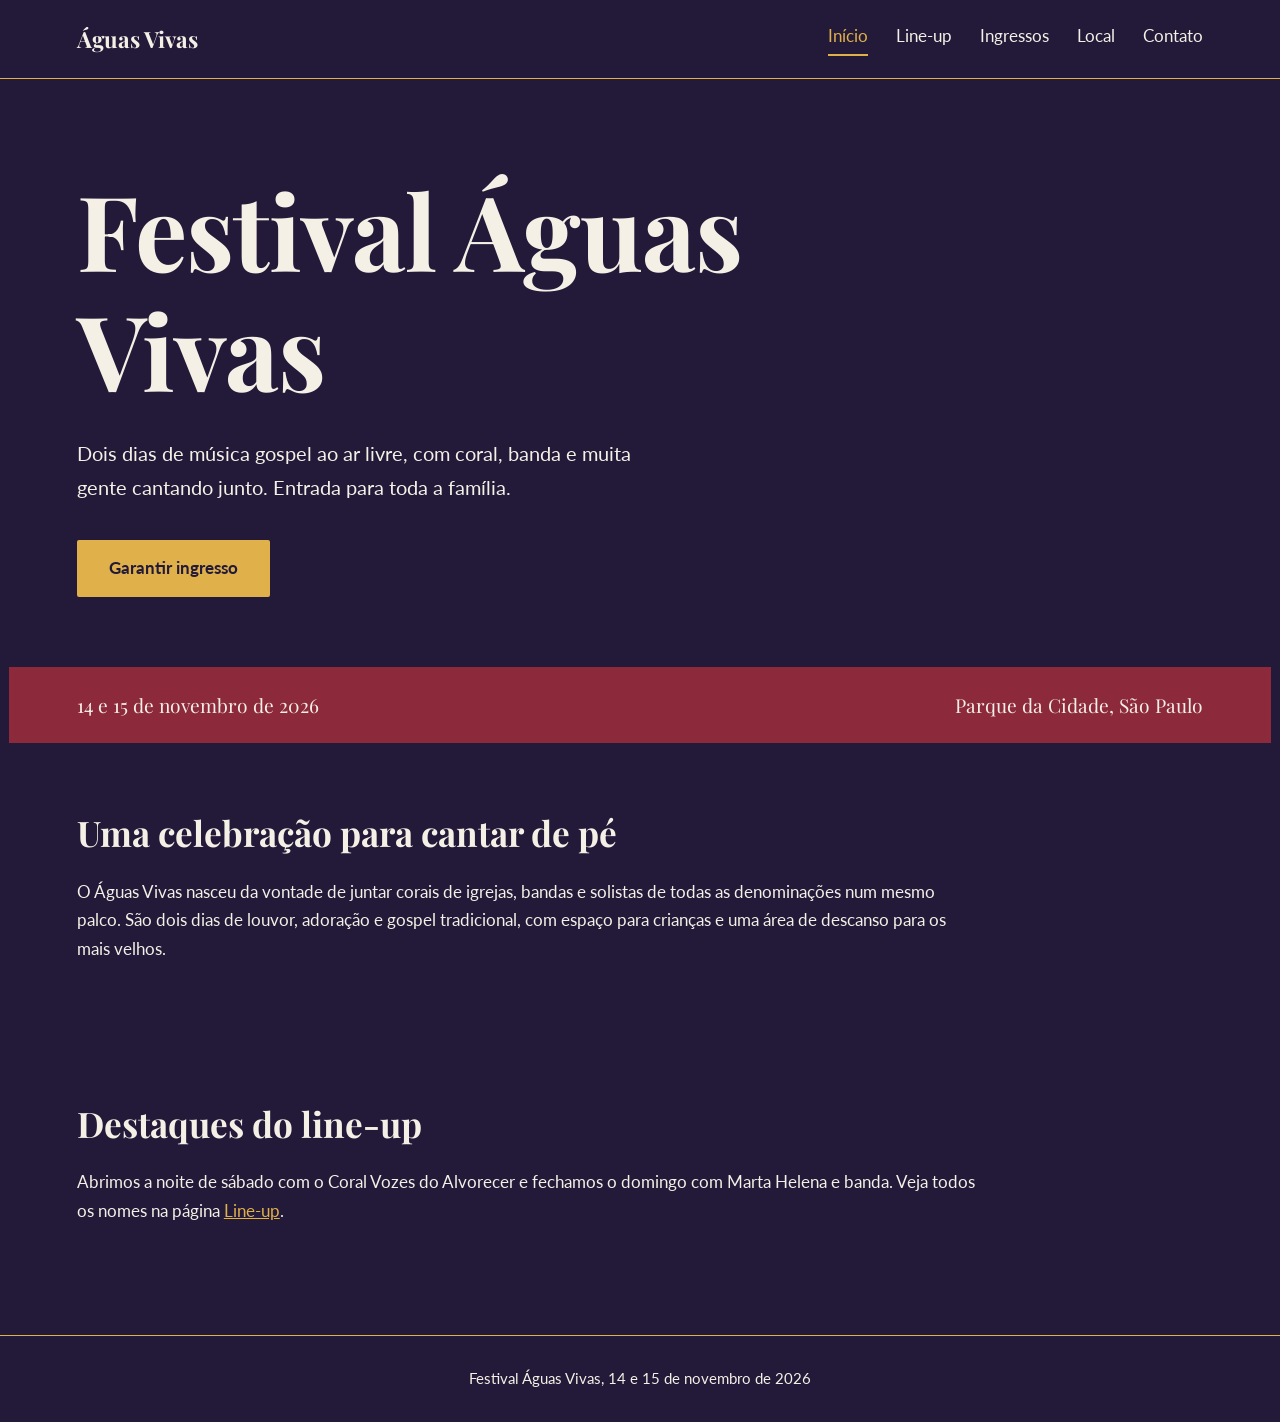
<file: index.html>
<!DOCTYPE html>
<html lang="pt-BR">
<head>
  <meta charset="UTF-8">
  <meta name="viewport" content="width=device-width, initial-scale=1">
  <title>Início | Festival Águas Vivas</title>
  <link rel="preconnect" href="https://fonts.googleapis.com">
  <link rel="preconnect" href="https://fonts.gstatic.com" crossorigin>
  <link href="https://fonts.googleapis.com/css2?family=Lato:wght@400;700&family=Playfair+Display:wght@700&display=swap" rel="stylesheet">
  <link rel="stylesheet" href="style.css">
</head>
<body>
  <header>
    <a class="logo" href="index.html">Águas Vivas</a>
    <nav>
      <a href="index.html" class="ativo">Início</a>
      <a href="lineup.html">Line-up</a>
      <a href="ingressos.html">Ingressos</a>
      <a href="local.html">Local</a>
      <a href="contato.html">Contato</a>
    </nav>
  </header>

  <main>
    <div class="hero">
      <h1>Festival Águas Vivas</h1>
      <p>Dois dias de música gospel ao ar livre, com coral, banda e muita gente cantando junto. Entrada para toda a família.</p>
      <a class="botao" href="ingressos.html">Garantir ingresso</a>
    </div>

    <div class="faixa">
      <span>14 e 15 de novembro de 2026</span>
      <span>Parque da Cidade, São Paulo</span>
    </div>

    <section>
      <h2>Uma celebração para cantar de pé</h2>
      <p>O Águas Vivas nasceu da vontade de juntar corais de igrejas, bandas e solistas de todas as denominações num mesmo palco. São dois dias de louvor, adoração e gospel tradicional, com espaço para crianças e uma área de descanso para os mais velhos.</p>
    </section>

    <section>
      <h2>Destaques do line-up</h2>
      <p>Abrimos a noite de sábado com o Coral Vozes do Alvorecer e fechamos o domingo com Marta Helena e banda. Veja todos os nomes na página <a href="lineup.html">Line-up</a>.</p>
    </section>
  </main>

  <footer>Festival Águas Vivas, 14 e 15 de novembro de 2026</footer>
</body>
</html>
</file>
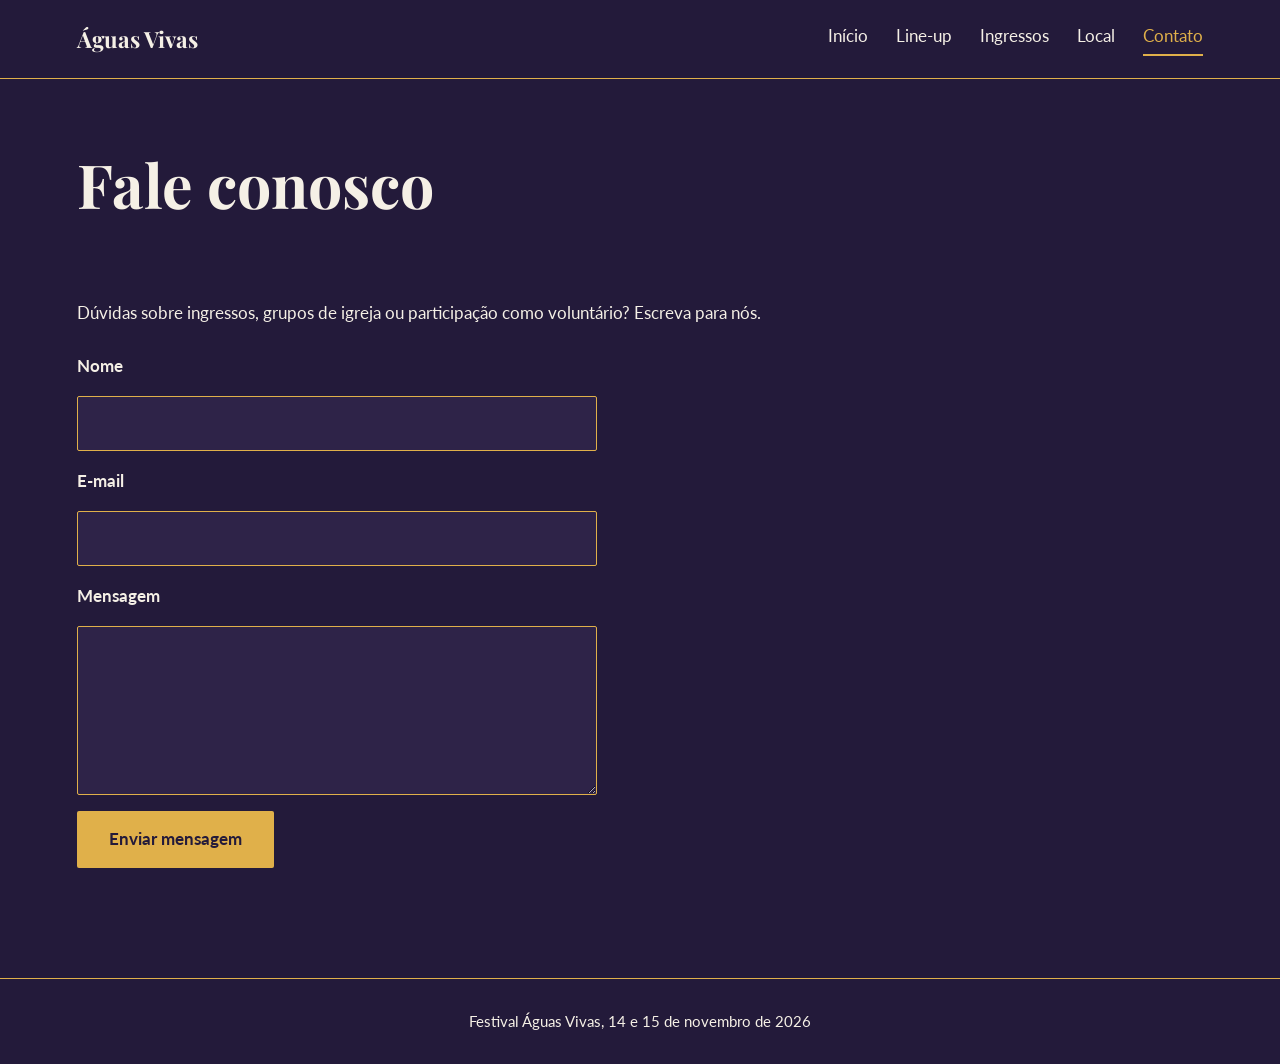
<file: contato.html>
<!DOCTYPE html>
<html lang="pt-BR">
<head>
  <meta charset="UTF-8">
  <meta name="viewport" content="width=device-width, initial-scale=1">
  <title>Contato | Festival Águas Vivas</title>
  <link rel="preconnect" href="https://fonts.googleapis.com">
  <link rel="preconnect" href="https://fonts.gstatic.com" crossorigin>
  <link href="https://fonts.googleapis.com/css2?family=Lato:wght@400;700&family=Playfair+Display:wght@700&display=swap" rel="stylesheet">
  <link rel="stylesheet" href="style.css">
</head>
<body>
  <header>
    <a class="logo" href="index.html">Águas Vivas</a>
    <nav>
      <a href="index.html">Início</a>
      <a href="lineup.html">Line-up</a>
      <a href="ingressos.html">Ingressos</a>
      <a href="local.html">Local</a>
      <a href="contato.html" class="ativo">Contato</a>
    </nav>
  </header>

  <main>
    <div class="pagina-titulo"><h1>Fale conosco</h1></div>
<section>
  <p style="margin-bottom:24px">Dúvidas sobre ingressos, grupos de igreja ou participação como voluntário? Escreva para nós.</p>

  <form id="form-contato">
    <label for="nome">Nome</label>
    <input id="nome" type="text">

    <label for="email">E-mail</label>
    <input id="email" type="email">

    <label for="msg">Mensagem</label>
    <textarea id="msg" rows="5"></textarea>

    <button class="botao" type="submit">Enviar mensagem</button>
    <div id="confirmacao" class="confirmacao" role="status" aria-live="polite"></div>
  </form>
</section>
  </main>

  <footer>Festival Águas Vivas, 14 e 15 de novembro de 2026</footer>

  <script>
  const form = document.getElementById("form-contato");
  const aviso = document.getElementById("confirmacao");

  form.addEventListener("submit", function (evento) {
    evento.preventDefault();

    const nome = document.getElementById("nome").value.trim();
    const email = document.getElementById("email").value.trim();
    const msg = document.getElementById("msg").value.trim();

    aviso.classList.add("visivel");

    if (nome === "" || email === "" || msg === "") {
      aviso.classList.add("erro");
      aviso.textContent = "Preencha nome, e-mail e mensagem para enviar.";
      return;
    }

    aviso.classList.remove("erro");
    aviso.textContent = "Obrigado, " + nome + "! Recebemos sua mensagem e vamos responder em até 2 dias úteis.";
    form.reset();
  });
</script>
</body>
</html>
</file>
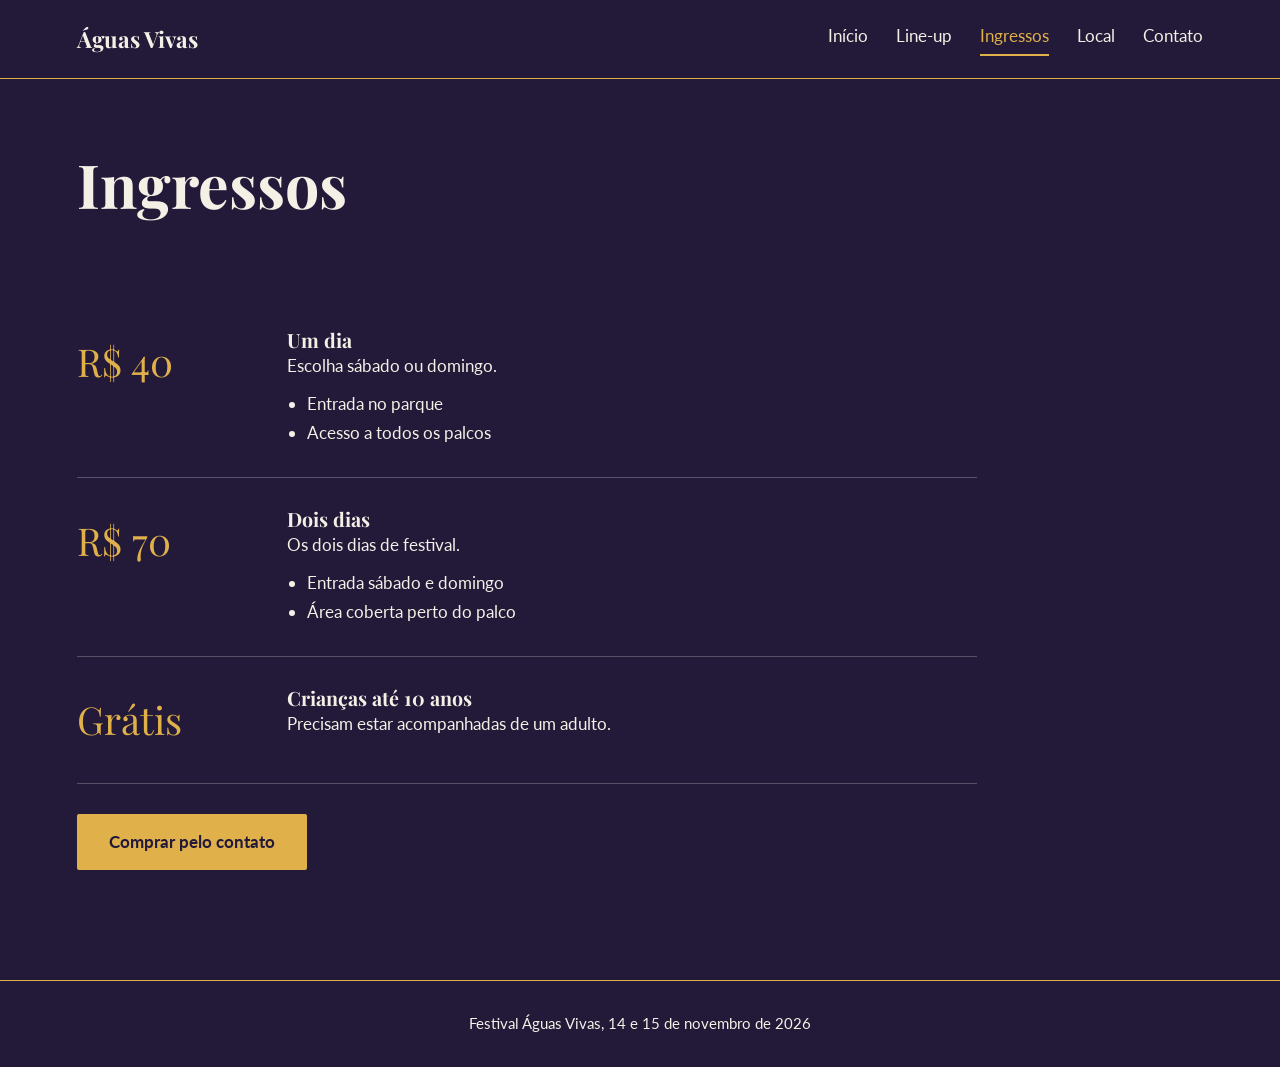
<file: ingressos.html>
<!DOCTYPE html>
<html lang="pt-BR">
<head>
  <meta charset="UTF-8">
  <meta name="viewport" content="width=device-width, initial-scale=1">
  <title>Ingressos | Festival Águas Vivas</title>
  <link rel="preconnect" href="https://fonts.googleapis.com">
  <link rel="preconnect" href="https://fonts.gstatic.com" crossorigin>
  <link href="https://fonts.googleapis.com/css2?family=Lato:wght@400;700&family=Playfair+Display:wght@700&display=swap" rel="stylesheet">
  <link rel="stylesheet" href="style.css">
</head>
<body>
  <header>
    <a class="logo" href="index.html">Águas Vivas</a>
    <nav>
      <a href="index.html">Início</a>
      <a href="lineup.html">Line-up</a>
      <a href="ingressos.html" class="ativo">Ingressos</a>
      <a href="local.html">Local</a>
      <a href="contato.html">Contato</a>
    </nav>
  </header>

  <main>
    <div class="pagina-titulo"><h1>Ingressos</h1></div>

    <section>
      <div class="ingresso">
        <div class="preco">R$ 40</div>
        <div>
          <h3>Um dia</h3>
          <p>Escolha sábado ou domingo.</p>
          <ul>
            <li>Entrada no parque</li>
            <li>Acesso a todos os palcos</li>
          </ul>
        </div>
      </div>

      <div class="ingresso">
        <div class="preco">R$ 70</div>
        <div>
          <h3>Dois dias</h3>
          <p>Os dois dias de festival.</p>
          <ul>
            <li>Entrada sábado e domingo</li>
            <li>Área coberta perto do palco</li>
          </ul>
        </div>
      </div>

      <div class="ingresso">
        <div class="preco">Grátis</div>
        <div>
          <h3>Crianças até 10 anos</h3>
          <p>Precisam estar acompanhadas de um adulto.</p>
        </div>
      </div>

      <p style="margin-top:30px"><a class="botao" href="contato.html">Comprar pelo contato</a></p>
    </section>
  </main>

  <footer>Festival Águas Vivas, 14 e 15 de novembro de 2026</footer>
</body>
</html>
</file>
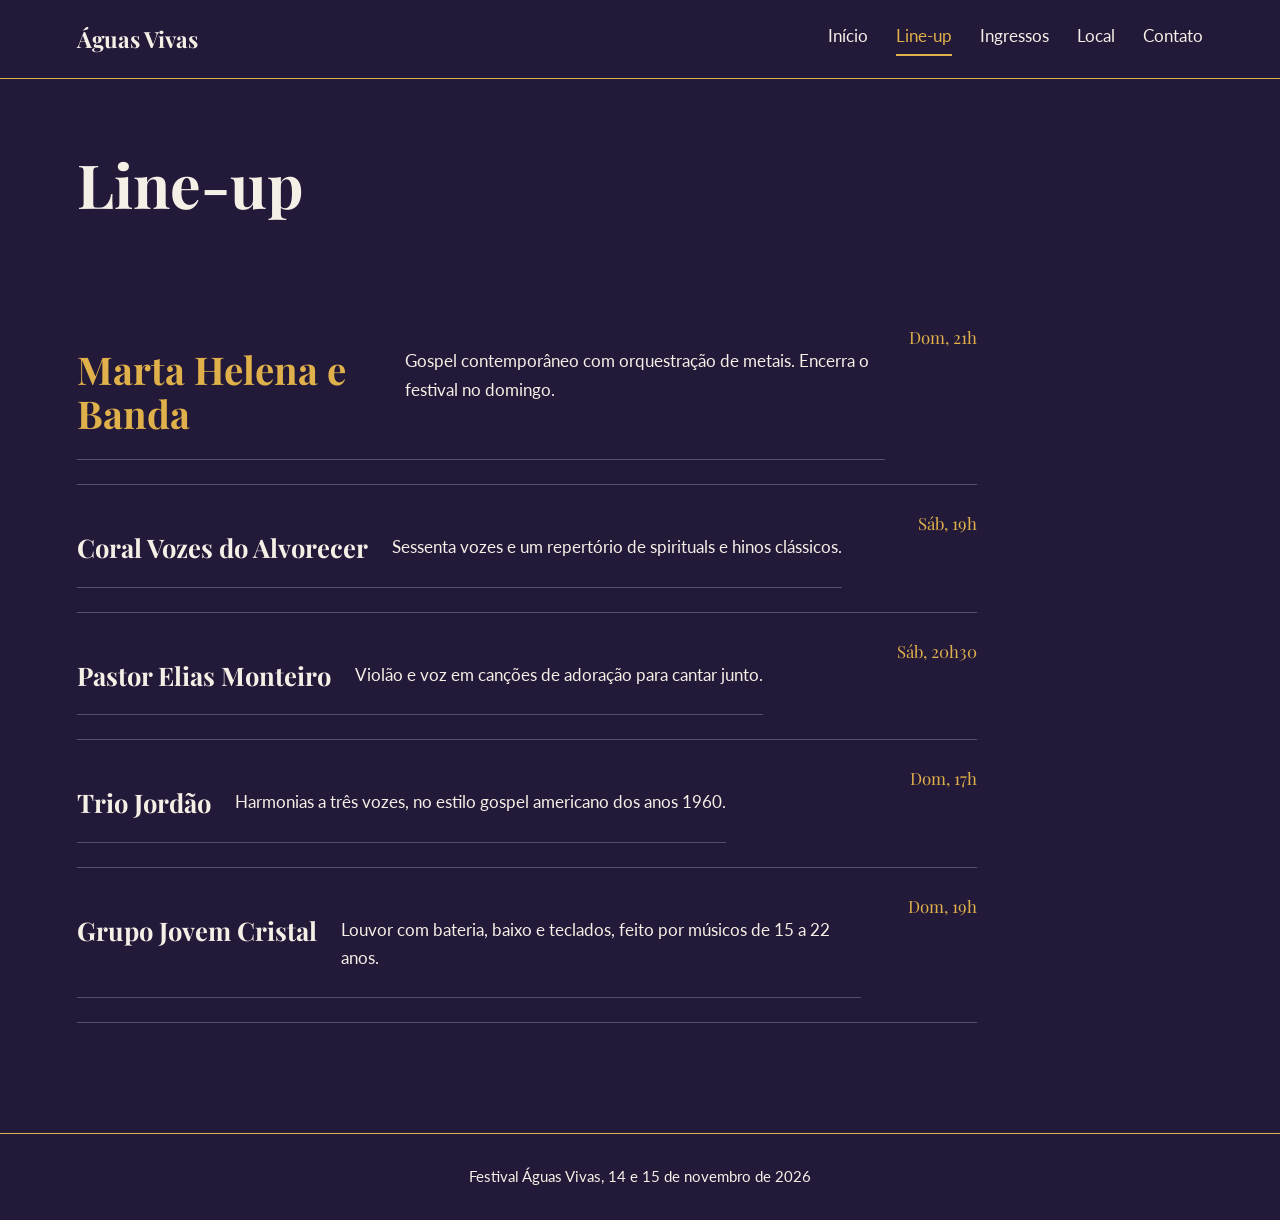
<file: lineup.html>
<!DOCTYPE html>
<html lang="pt-BR">
<head>
  <meta charset="UTF-8">
  <meta name="viewport" content="width=device-width, initial-scale=1">
  <title>Line-up | Festival Águas Vivas</title>
  <link rel="preconnect" href="https://fonts.googleapis.com">
  <link rel="preconnect" href="https://fonts.gstatic.com" crossorigin>
  <link href="https://fonts.googleapis.com/css2?family=Lato:wght@400;700&family=Playfair+Display:wght@700&display=swap" rel="stylesheet">
  <link rel="stylesheet" href="style.css">
</head>
<body>
  <header>
    <a class="logo" href="index.html">Águas Vivas</a>
    <nav>
      <a href="index.html">Início</a>
      <a href="lineup.html" class="ativo">Line-up</a>
      <a href="ingressos.html">Ingressos</a>
      <a href="local.html">Local</a>
      <a href="contato.html">Contato</a>
    </nav>
  </header>

  <main>
    <div class="pagina-titulo"><h1>Line-up</h1></div>

    <section class="lineup">
      <div class="destaque">
        <div>
          <h3>Marta Helena e Banda</h3>
          <p>Gospel contemporâneo com orquestração de metais. Encerra o festival no domingo.</p>
        </div>
        <span>Dom, 21h</span>
      </div>
      <div>
        <div>
          <h3>Coral Vozes do Alvorecer</h3>
          <p>Sessenta vozes e um repertório de spirituals e hinos clássicos.</p>
        </div>
        <span>Sáb, 19h</span>
      </div>
      <div>
        <div>
          <h3>Pastor Elias Monteiro</h3>
          <p>Violão e voz em canções de adoração para cantar junto.</p>
        </div>
        <span>Sáb, 20h30</span>
      </div>
      <div>
        <div>
          <h3>Trio Jordão</h3>
          <p>Harmonias a três vozes, no estilo gospel americano dos anos 1960.</p>
        </div>
        <span>Dom, 17h</span>
      </div>
      <div>
        <div>
          <h3>Grupo Jovem Cristal</h3>
          <p>Louvor com bateria, baixo e teclados, feito por músicos de 15 a 22 anos.</p>
        </div>
        <span>Dom, 19h</span>
      </div>
    </section>
  </main>

  <footer>Festival Águas Vivas, 14 e 15 de novembro de 2026</footer>
</body>
</html>
</file>
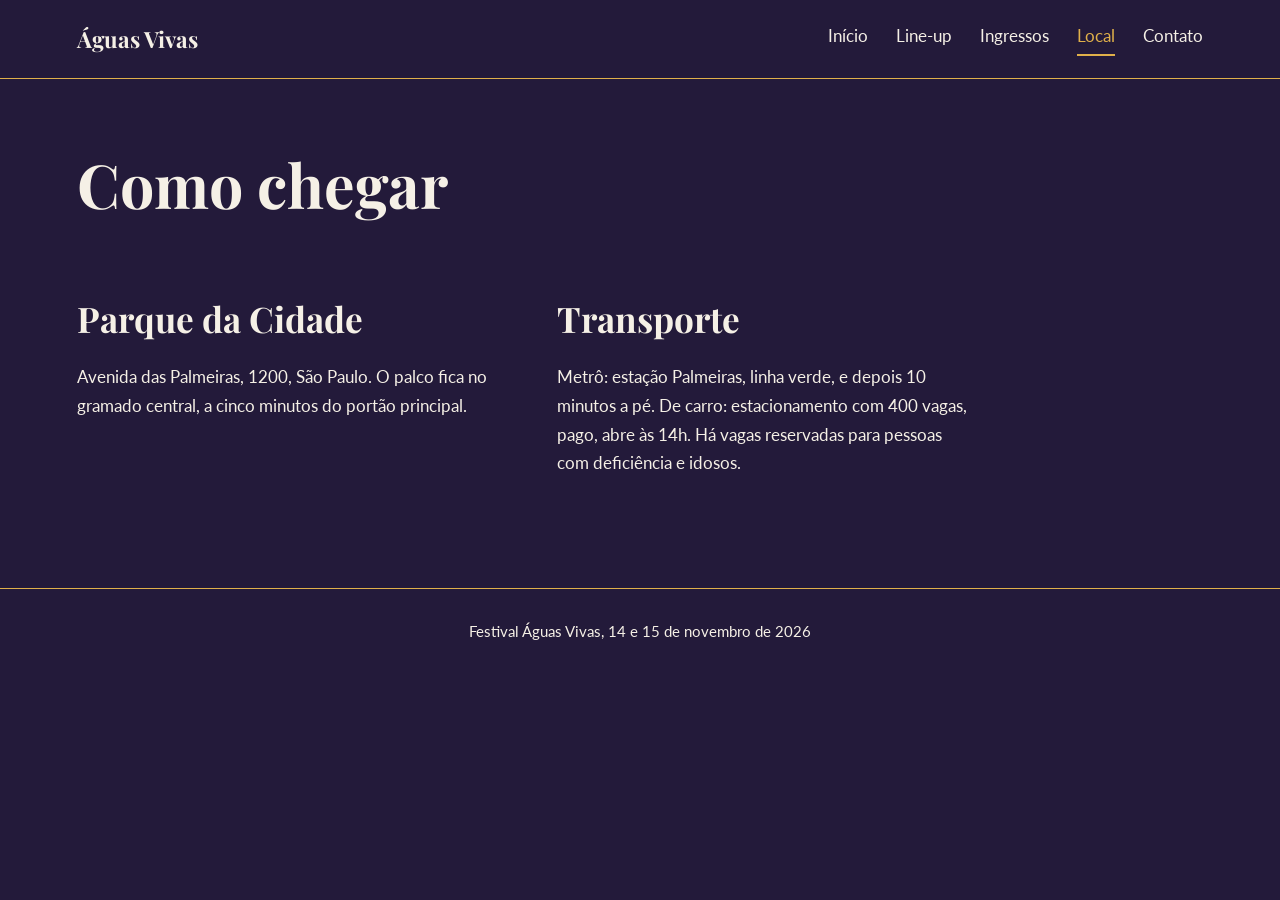
<file: local.html>
<!DOCTYPE html>
<html lang="pt-BR">
<head>
  <meta charset="UTF-8">
  <meta name="viewport" content="width=device-width, initial-scale=1">
  <title>Local | Festival Águas Vivas</title>
  <link rel="preconnect" href="https://fonts.googleapis.com">
  <link rel="preconnect" href="https://fonts.gstatic.com" crossorigin>
  <link href="https://fonts.googleapis.com/css2?family=Lato:wght@400;700&family=Playfair+Display:wght@700&display=swap" rel="stylesheet">
  <link rel="stylesheet" href="style.css">
</head>
<body>
  <header>
    <a class="logo" href="index.html">Águas Vivas</a>
    <nav>
      <a href="index.html">Início</a>
      <a href="lineup.html">Line-up</a>
      <a href="ingressos.html">Ingressos</a>
      <a href="local.html" class="ativo">Local</a>
      <a href="contato.html">Contato</a>
    </nav>
  </header>

  <main>
    <div class="pagina-titulo"><h1>Como chegar</h1></div>

    <section class="dois">
      <div>
        <h2>Parque da Cidade</h2>
        <p>Avenida das Palmeiras, 1200, São Paulo. O palco fica no gramado central, a cinco minutos do portão principal.</p>
      </div>
      <div>
        <h2>Transporte</h2>
        <p>Metrô: estação Palmeiras, linha verde, e depois 10 minutos a pé. De carro: estacionamento com 400 vagas, pago, abre às 14h. Há vagas reservadas para pessoas com deficiência e idosos.</p>
      </div>
    </section>
  </main>

  <footer>Festival Águas Vivas, 14 e 15 de novembro de 2026</footer>
</body>
</html>
</file>
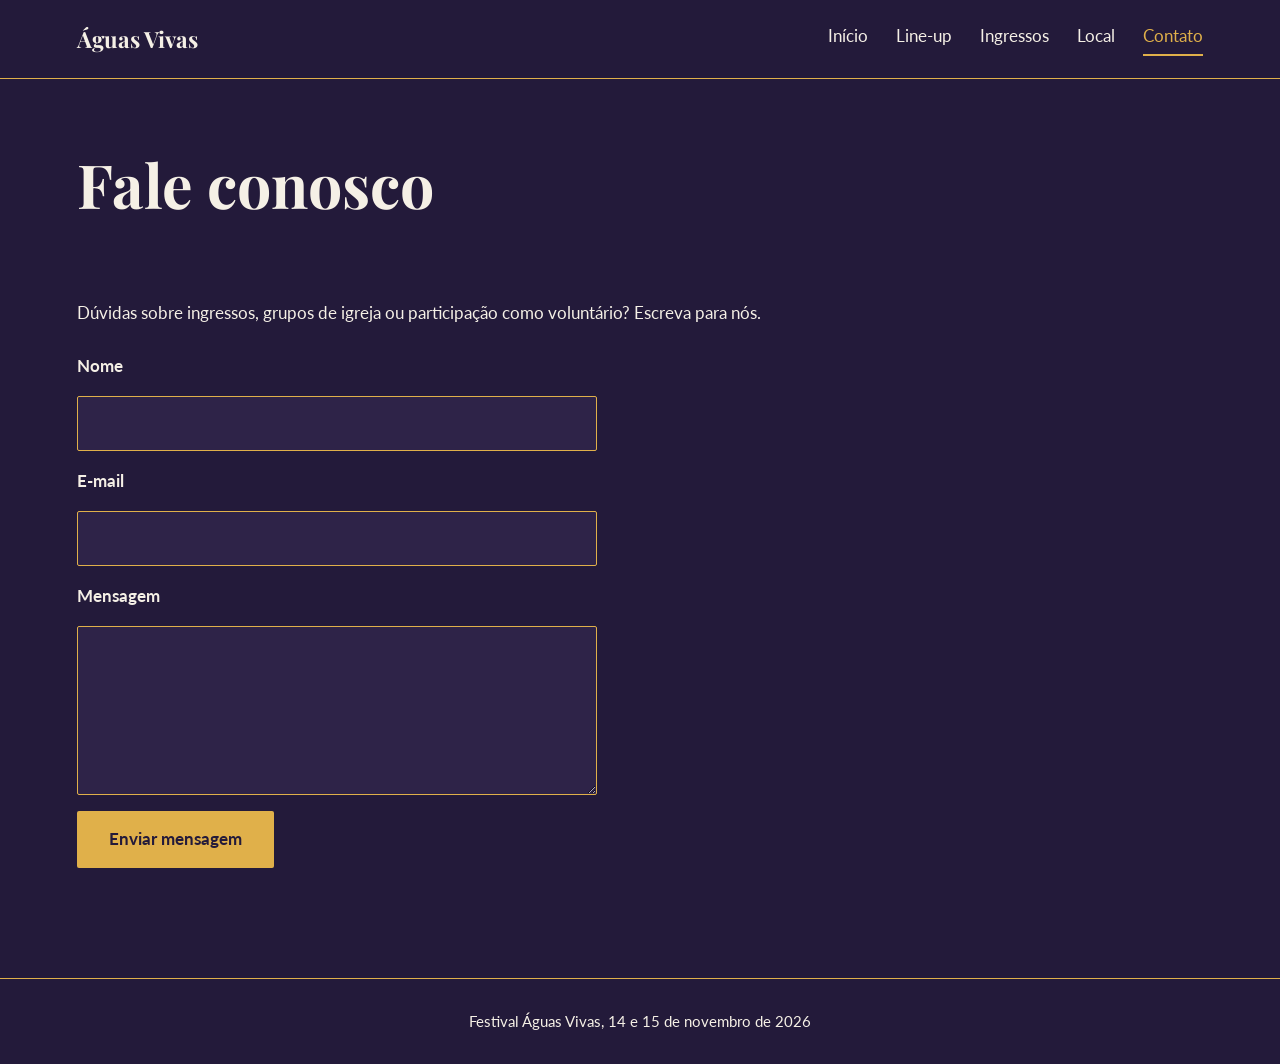
<file: 4bimestre - Copia/contato.html>
<!DOCTYPE html>
<html lang="pt-BR">
<head>
  <meta charset="UTF-8">
  <meta name="viewport" content="width=device-width, initial-scale=1">
  <title>Contato | Festival Águas Vivas</title>
  <link rel="preconnect" href="https://fonts.googleapis.com">
  <link rel="preconnect" href="https://fonts.gstatic.com" crossorigin>
  <link href="https://fonts.googleapis.com/css2?family=Lato:wght@400;700&family=Playfair+Display:wght@700&display=swap" rel="stylesheet">
  <link rel="stylesheet" href="style.css">
</head>
<body>
  <header>
    <a class="logo" href="index.html">Águas Vivas</a>
    <nav>
      <a href="index.html">Início</a>
      <a href="lineup.html">Line-up</a>
      <a href="ingressos.html">Ingressos</a>
      <a href="local.html">Local</a>
      <a href="contato.html" class="ativo">Contato</a>
    </nav>
  </header>

  <main>
    <div class="pagina-titulo"><h1>Fale conosco</h1></div>

    <section>
  <p style="margin-bottom:24px">Dúvidas sobre ingressos, grupos de igreja ou participação como voluntário? Escreva para nós.</p>

  <form id="form-contato">
    <label for="nome">Nome</label>
    <input id="nome" type="text">

    <label for="email">E-mail</label>
    <input id="email" type="email">

    <label for="msg">Mensagem</label>
    <textarea id="msg" rows="5"></textarea>

    <button class="botao" type="submit">Enviar mensagem</button>
    <div id="confirmacao" class="confirmacao" role="status" aria-live="polite"></div>
  </form>
</section>
  </main>

  <footer>Festival Águas Vivas, 14 e 15 de novembro de 2026</footer>




  <script>
  const form = document.getElementById("form-contato");
  const aviso = document.getElementById("confirmacao");

  form.addEventListener("submit", function (evento) {
    evento.preventDefault();

    const nome = document.getElementById("nome").value.trim();
    const email = document.getElementById("email").value.trim();
    const msg = document.getElementById("msg").value.trim();

    aviso.classList.add("visivel");

    if (nome === "" || email === "" || msg === "") {
      aviso.classList.add("erro");
      aviso.textContent = "Preencha nome, e-mail e mensagem para enviar.";
      return;
    }

    aviso.classList.remove("erro");
    aviso.textContent = "Obrigado, " + nome + "! Recebemos sua mensagem e vamos responder em até 2 dias úteis.";
    form.reset();
  });
</script>
</body>
</html>
</file>
<file: style.css>
:root{--fundo:#231A3A;--fundo2:#2E2348;--ouro:#E0B04A;--creme:#F5F0E6;--vinho:#8C2A3B}
*{box-sizing:border-box;margin:0;padding:0}
body{background:var(--fundo);color:var(--creme);font-family:'Lato',sans-serif;line-height:1.7;font-size:1.05rem}
h1,h2,h3{font-family:'Playfair Display',serif;line-height:1.15;font-weight:700}
a{color:var(--ouro)}
a:focus-visible,button:focus-visible{outline:3px solid var(--ouro);outline-offset:3px}
header{display:flex;justify-content:space-between;align-items:center;padding:20px 6%;border-bottom:1px solid var(--ouro)}
.logo{font-family:'Playfair Display',serif;font-size:1.4rem;font-weight:700;color:var(--creme);text-decoration:none}
nav{display:flex;gap:28px}
nav a{color:var(--creme);text-decoration:none;padding-bottom:4px}
nav a:hover,nav a.ativo{color:var(--ouro);border-bottom:2px solid var(--ouro)}
main{padding:0 6%}
.hero{padding:90px 0 70px;max-width:900px}
.hero h1{font-size:clamp(2.8rem,9vw,6.5rem);letter-spacing:-1px}
.hero p{font-size:1.25rem;max-width:560px;margin:28px 0 36px}
.botao{display:inline-block;background:var(--ouro);color:var(--fundo);font-weight:700;padding:14px 32px;text-decoration:none;border-radius:2px}
.botao:hover{background:var(--creme)}
.faixa{background:var(--vinho);margin:0 -6%;padding:22px 6%;display:flex;justify-content:space-between;flex-wrap:wrap;gap:12px;font-family:'Playfair Display',serif;font-size:1.2rem}
section{padding:70px 0;max-width:900px}
section h2{font-size:2.2rem;margin-bottom:24px}
.pagina-titulo{padding:70px 0 10px}
.pagina-titulo h1{font-size:clamp(2.2rem,6vw,3.8rem)}
.lineup div{display:flex;justify-content:space-between;gap:24px;padding:24px 0;border-bottom:1px solid rgba(245,240,230,.25)}
.lineup h3{font-size:1.6rem}
.lineup p{max-width:520px}
.lineup span{color:var(--ouro);white-space:nowrap;font-family:'Playfair Display',serif}
.lineup .destaque h3{font-size:2.4rem;color:var(--ouro)}
.ingresso{display:flex;gap:40px;padding:30px 0;border-bottom:1px solid rgba(245,240,230,.25)}
.ingresso .preco{font-family:'Playfair Display',serif;font-size:2.4rem;color:var(--ouro);min-width:170px}
.ingresso ul{margin:10px 0 0 20px}
.dois{display:flex;gap:60px;flex-wrap:wrap}
.dois>div{flex:1;min-width:260px}
form{display:flex;flex-direction:column;gap:16px;max-width:520px}
label{font-weight:700}
input,textarea{padding:12px;border:1px solid var(--ouro);background:var(--fundo2);color:var(--creme);font:inherit;border-radius:2px}
button{cursor:pointer;border:0;font:inherit;align-self:flex-start}
footer{border-top:1px solid var(--ouro);padding:30px 6%;margin-top:40px;text-align:center;font-size:.95rem}
@media(max-width:700px){header{flex-direction:column;gap:14px}nav{gap:16px;flex-wrap:wrap;justify-content:center}.lineup div,.ingresso{flex-direction:column;gap:8px}}
.confirmacao{display:none;border-left:4px solid var(--ouro);background:var(--fundo2);padding:18px 22px;max-width:520px;margin-top:8px}
.confirmacao.visivel{display:block}
.confirmacao.erro{border-left-color:var(--vinho)}
</file>
<file: 4bimestre - Copia/style.css>
:root{--fundo:#231A3A;--fundo2:#2E2348;--ouro:#E0B04A;--creme:#F5F0E6;--vinho:#8C2A3B}
*{box-sizing:border-box;margin:0;padding:0}
body{background:var(--fundo);color:var(--creme);font-family:'Lato',sans-serif;line-height:1.7;font-size:1.05rem}
h1,h2,h3{font-family:'Playfair Display',serif;line-height:1.15;font-weight:700}
a{color:var(--ouro)}
a:focus-visible,button:focus-visible{outline:3px solid var(--ouro);outline-offset:3px}
header{display:flex;justify-content:space-between;align-items:center;padding:20px 6%;border-bottom:1px solid var(--ouro)}
.logo{font-family:'Playfair Display',serif;font-size:1.4rem;font-weight:700;color:var(--creme);text-decoration:none}
nav{display:flex;gap:28px}
nav a{color:var(--creme);text-decoration:none;padding-bottom:4px}
nav a:hover,nav a.ativo{color:var(--ouro);border-bottom:2px solid var(--ouro)}
main{padding:0 6%}
.hero{padding:90px 0 70px;max-width:900px}
.hero h1{font-size:clamp(2.8rem,9vw,6.5rem);letter-spacing:-1px}
.hero p{font-size:1.25rem;max-width:560px;margin:28px 0 36px}
.botao{display:inline-block;background:var(--ouro);color:var(--fundo);font-weight:700;padding:14px 32px;text-decoration:none;border-radius:2px}
.botao:hover{background:var(--creme)}
.faixa{background:var(--vinho);margin:0 -6%;padding:22px 6%;display:flex;justify-content:space-between;flex-wrap:wrap;gap:12px;font-family:'Playfair Display',serif;font-size:1.2rem}
section{padding:70px 0;max-width:900px}
section h2{font-size:2.2rem;margin-bottom:24px}
.pagina-titulo{padding:70px 0 10px}
.pagina-titulo h1{font-size:clamp(2.2rem,6vw,3.8rem)}
.lineup div{display:flex;justify-content:space-between;gap:24px;padding:24px 0;border-bottom:1px solid rgba(245,240,230,.25)}
.lineup h3{font-size:1.6rem}
.lineup p{max-width:520px}
.lineup span{color:var(--ouro);white-space:nowrap;font-family:'Playfair Display',serif}
.lineup .destaque h3{font-size:2.4rem;color:var(--ouro)}
.ingresso{display:flex;gap:40px;padding:30px 0;border-bottom:1px solid rgba(245,240,230,.25)}
.ingresso .preco{font-family:'Playfair Display',serif;font-size:2.4rem;color:var(--ouro);min-width:170px}
.ingresso ul{margin:10px 0 0 20px}
.dois{display:flex;gap:60px;flex-wrap:wrap}
.dois>div{flex:1;min-width:260px}
form{display:flex;flex-direction:column;gap:16px;max-width:520px}
label{font-weight:700}
input,textarea{padding:12px;border:1px solid var(--ouro);background:var(--fundo2);color:var(--creme);font:inherit;border-radius:2px}
button{cursor:pointer;border:0;font:inherit;align-self:flex-start}
footer{border-top:1px solid var(--ouro);padding:30px 6%;margin-top:40px;text-align:center;font-size:.95rem}
@media(max-width:700px){header{flex-direction:column;gap:14px}nav{gap:16px;flex-wrap:wrap;justify-content:center}.lineup div,.ingresso{flex-direction:column;gap:8px}}
.confirmacao{display:none;border-left:4px solid var(--ouro);background:var(--fundo2);padding:18px 22px;max-width:520px;margin-top:8px}
.confirmacao.visivel{display:block}
.confirmacao.erro{border-left-color:var(--vinho)}
</file>
